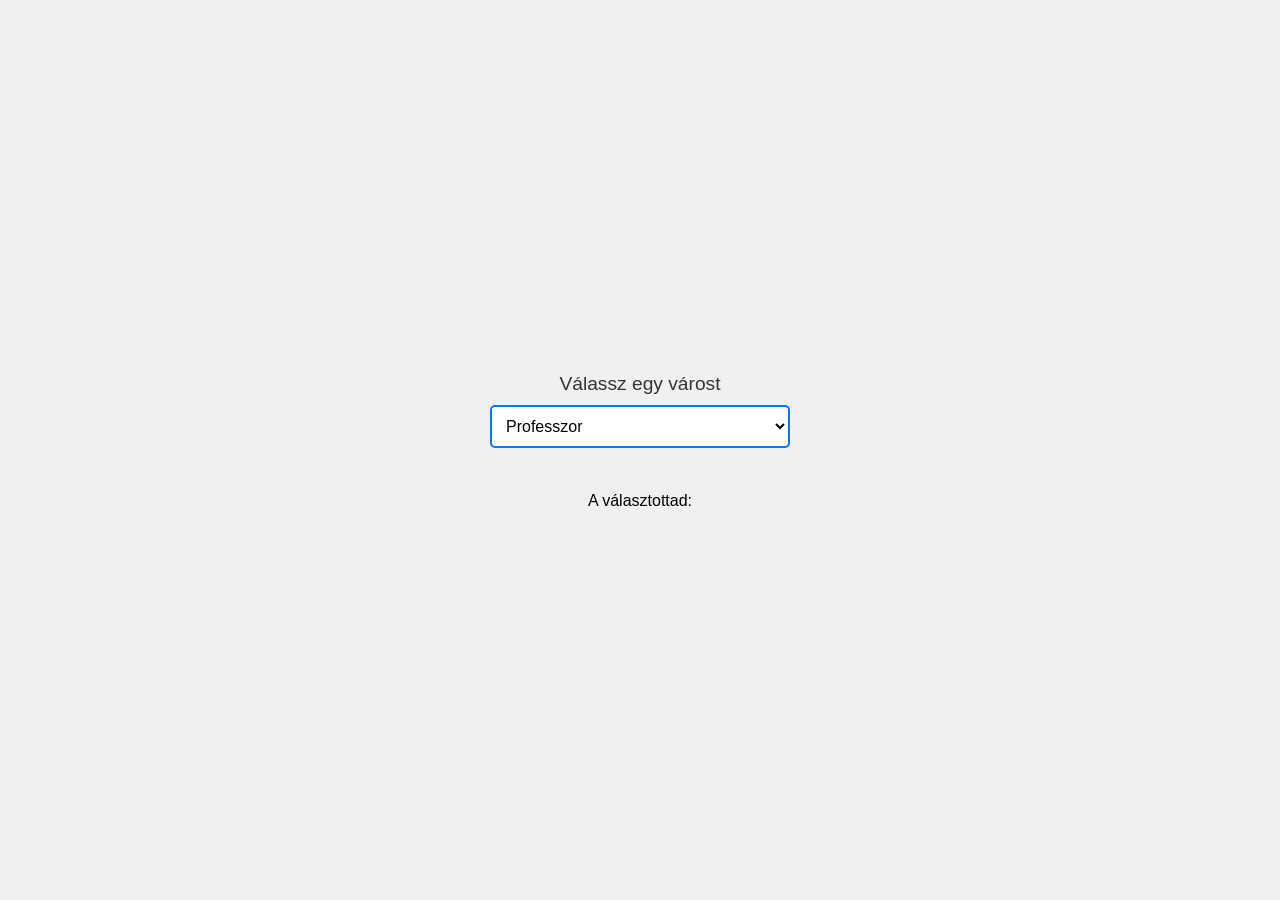
<file: 10_DOMContentLoad_event/index.html>
<!DOCTYPE html>
<html lang="hu">

<head>
    <meta charset="UTF-8">
    <meta name="viewport" content="width=device-width, initial-scale=1.0">
    <title>DOM Content Load</title>
    <link rel="stylesheet" href="style.css">
    <link rel="shortcut icon" href="./img/icon.svg" type="image/x-icon">
</head>

<body>
    <div class="container">
        <label for="city">Válassz egy várost</label>
        <select id="city" name="city">
            <!-- Az opciókat JavaScript segítségével töltjük be -->
        </select>
    </div>

    <div id="finish">
        <p>
            A választottad:
            <span id="demo"></span>
        </p>

        <div id="image">

        </div>
    </div>

    <script src="script.js"></script>
</body>

</html>
</file>
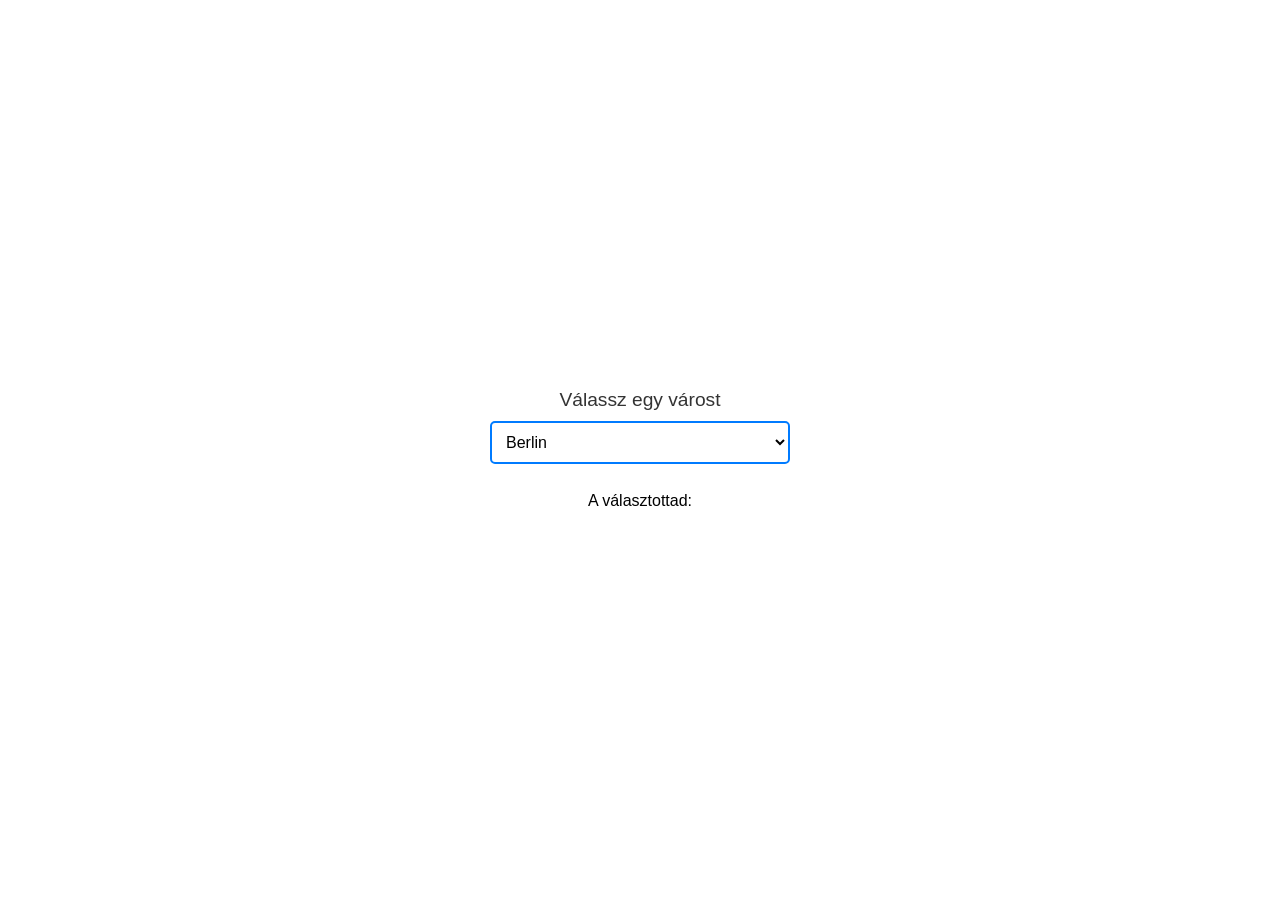
<file: 10_DOMContentLoad_event_teljesen_dinamikus/index.html>
<!DOCTYPE html>
<html lang="hu">

<head>
    <meta charset="UTF-8">
    <meta name="viewport" content="width=device-width, initial-scale=1.0">
    <title>Change Event</title>
    <link rel="stylesheet" href="style.css">
    <link rel="shortcut icon" href="./img/icon.svg" type="image/x-icon">
</head>

<body>
    <script src="script.js"></script>
</body>

</html>
</file>
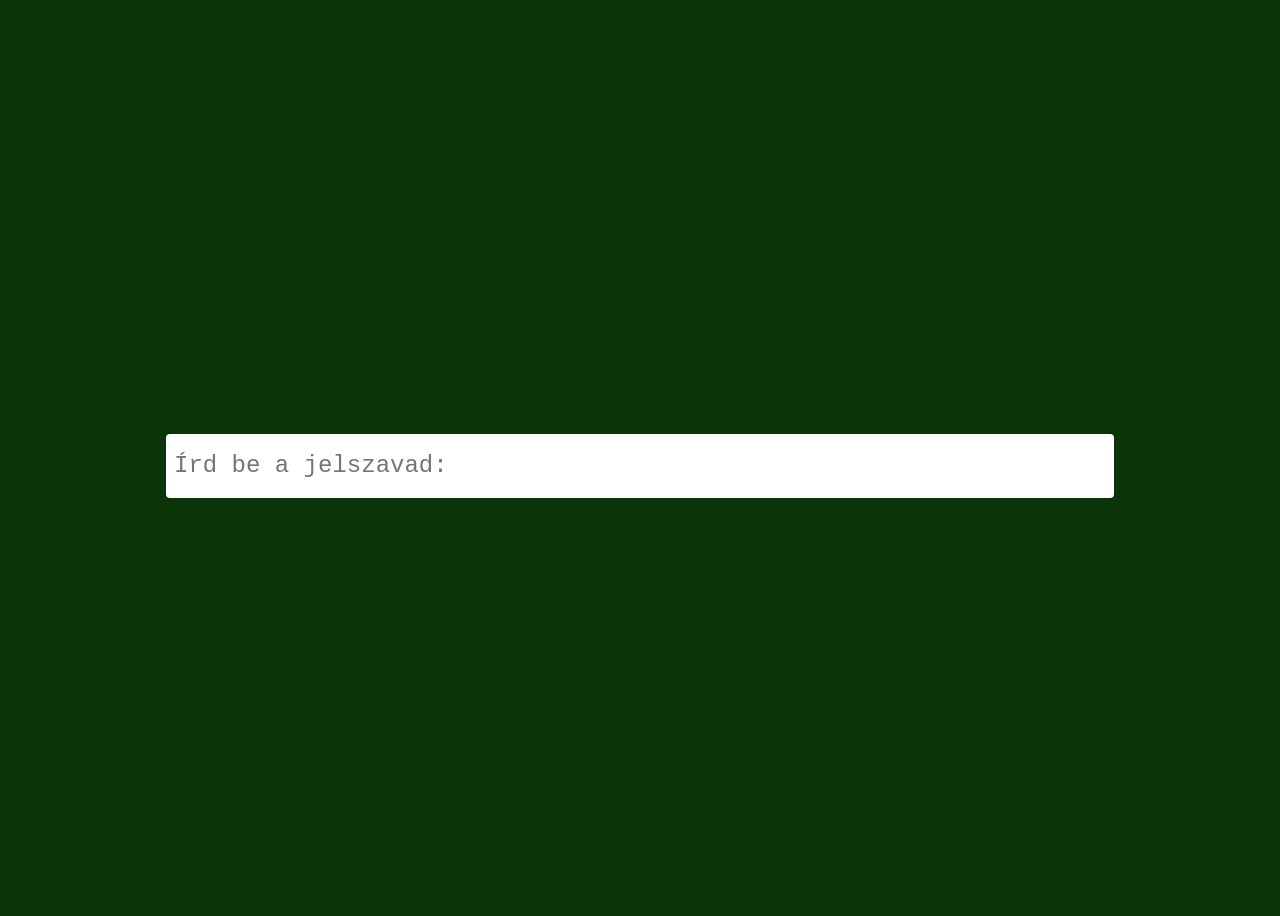
<file: 11_keypress_event/index.html>
<!DOCTYPE html>
<html lang="hu">
<head>
    <meta charset="UTF-8">
    <meta name="viewport" content="width=device-width, initial-scale=1.0">
    <title>Keypress - Keydown - Keyup event</title>
    <link rel="stylesheet" href="style.css">
</head>
<body>
    <div class="container">
        <span id="demo"></span>

        <textarea name="area" id="area" placeholder="Írd be a jelszavad:"></textarea>
    </div>

    <script src="script.js"></script>
</body>
</html>
</file>
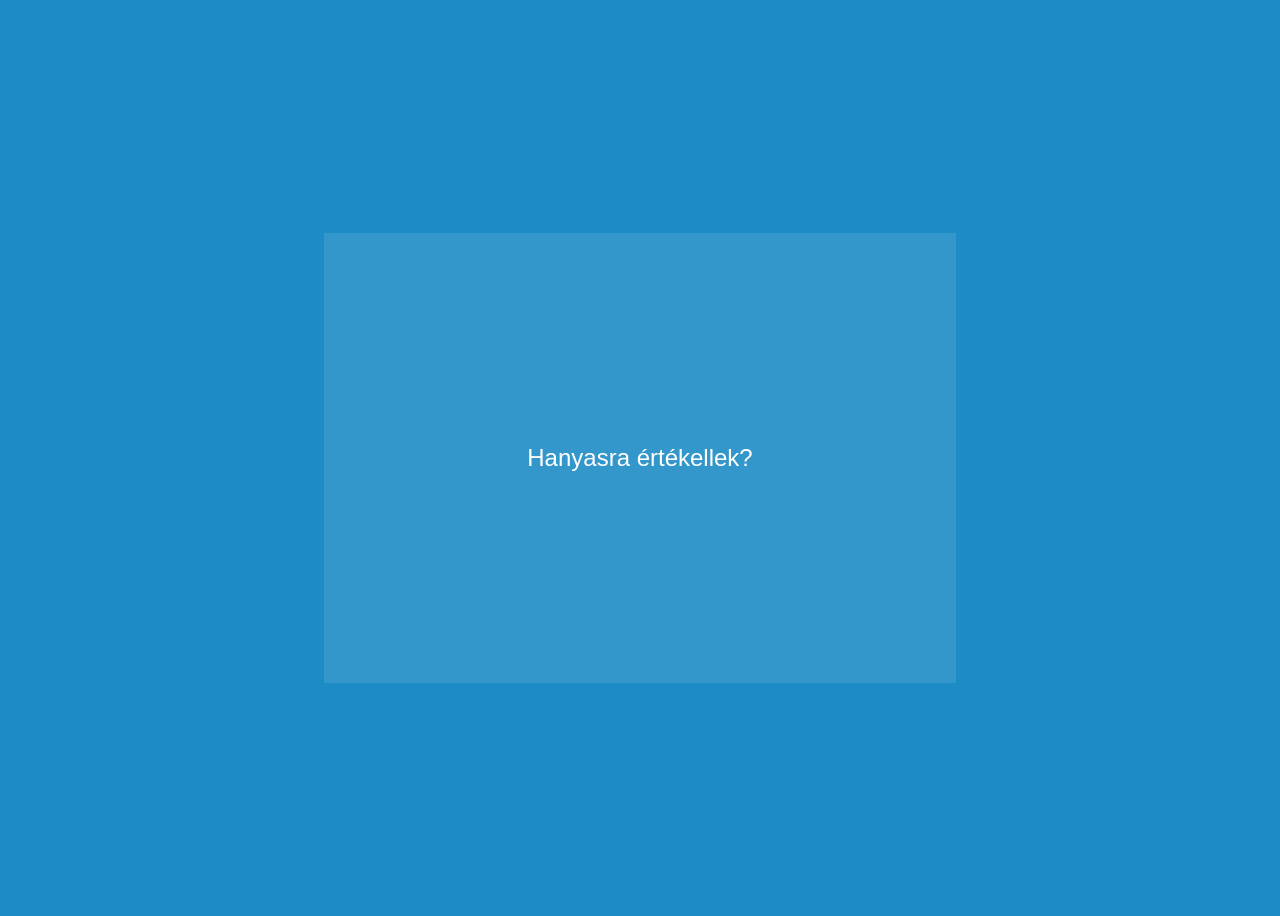
<file: 12_mouseover_event/index.html>
<!DOCTYPE html>
<html lang="hu">
<head>
    <meta charset="UTF-8">
    <meta name="viewport" content="width=device-width, initial-scale=1.0">
    <title>Mouseover - Mouseout event</title>
    <link rel="stylesheet" href="style.css">
</head>
<body>
    <div id="demo">
        <p>Hanyasra értékellek?</p>
    </div>

    <script src="script.js"></script>
</body>
</html>
</file>
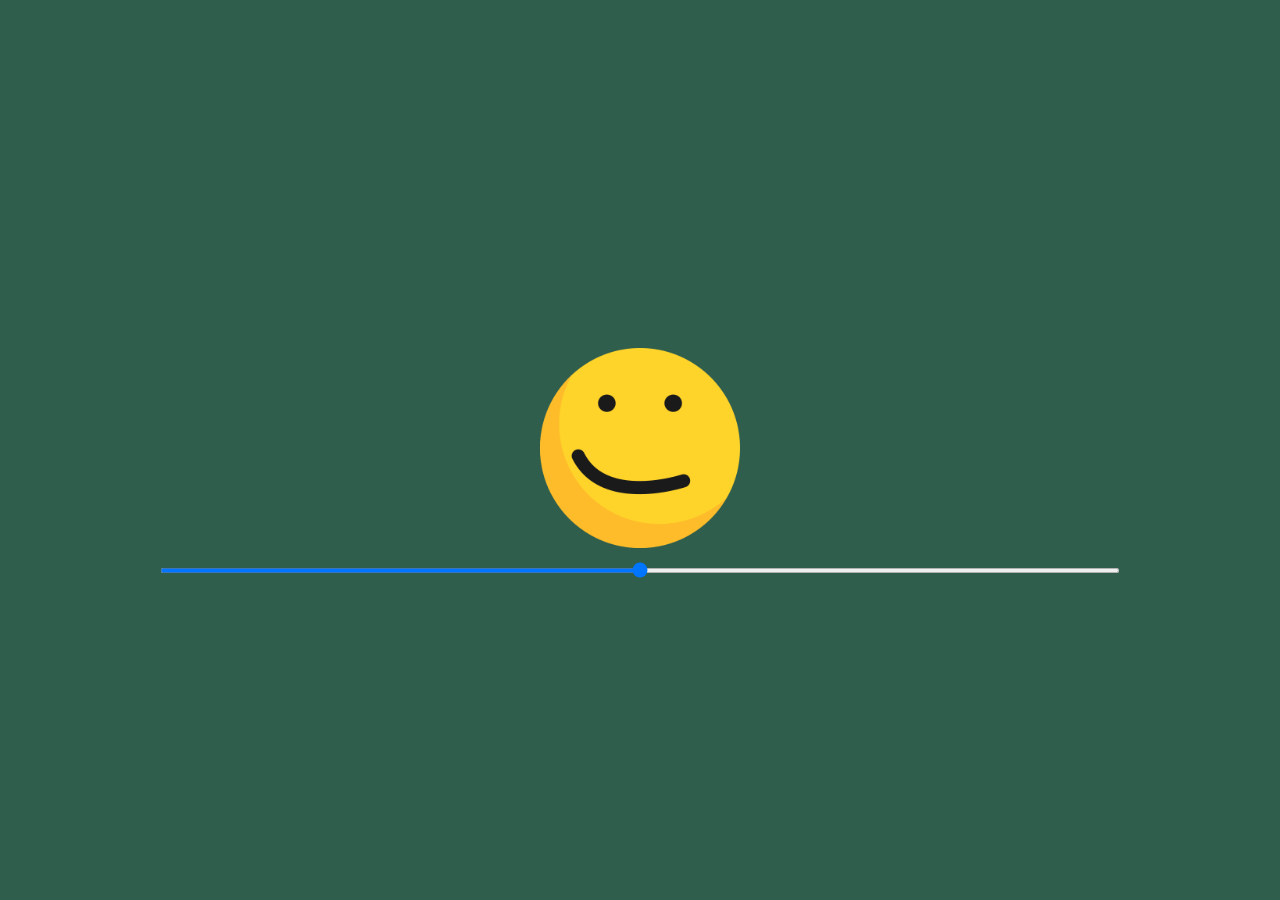
<file: 13_hangulat/index.html>
<!DOCTYPE html>
<html lang="hu">
<head>
    <meta charset="UTF-8">
    <meta name="viewport" content="width=device-width, initial-scale=1.0">
    <title>Hangulat</title>
    <link rel="stylesheet" href="style.css">
    <link rel="shortcut icon" href="./img/face.ico" type="image/x-icon">
</head>
<body>
    <div class="container">
        <img src="" alt="Hangulat kép" id="moodImage">
        <input type="range" id="moodSlider" class="mood-slider" min="0" max="6" step="1">
    </div>

    <script src="script.js"></script>
</body>
</html>
</file>
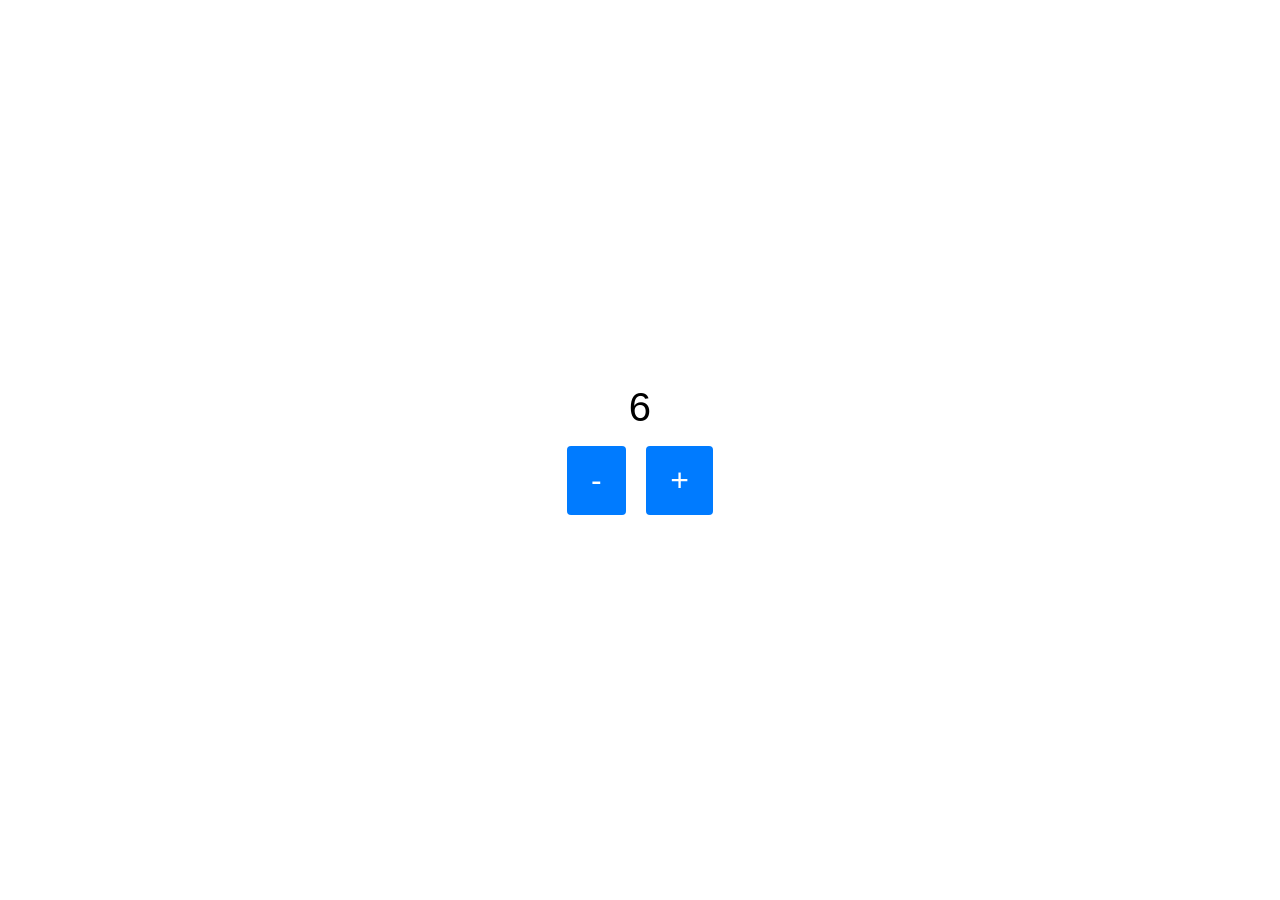
<file: 14_sutikezeles/index.html>
<!DOCTYPE html>
<html lang="hu">
<head>
    <meta charset="UTF-8">
    <meta name="viewport" content="width=device-width, initial-scale=1.0">
    <title>Sütikezelés</title>
    <link rel="stylesheet" href="style.css">
    <link rel="shortcut icon" href="minta.png" type="image/x-icon">
</head>
<body>
    <div class="container">
        <div id="szam">6</div>

        <div>
            <button id="minusz">-</button>
            <button id="plusz">+</button>
        </div>
    </div>
    <script src="script.js"></script>
</body>
</html>
</file>
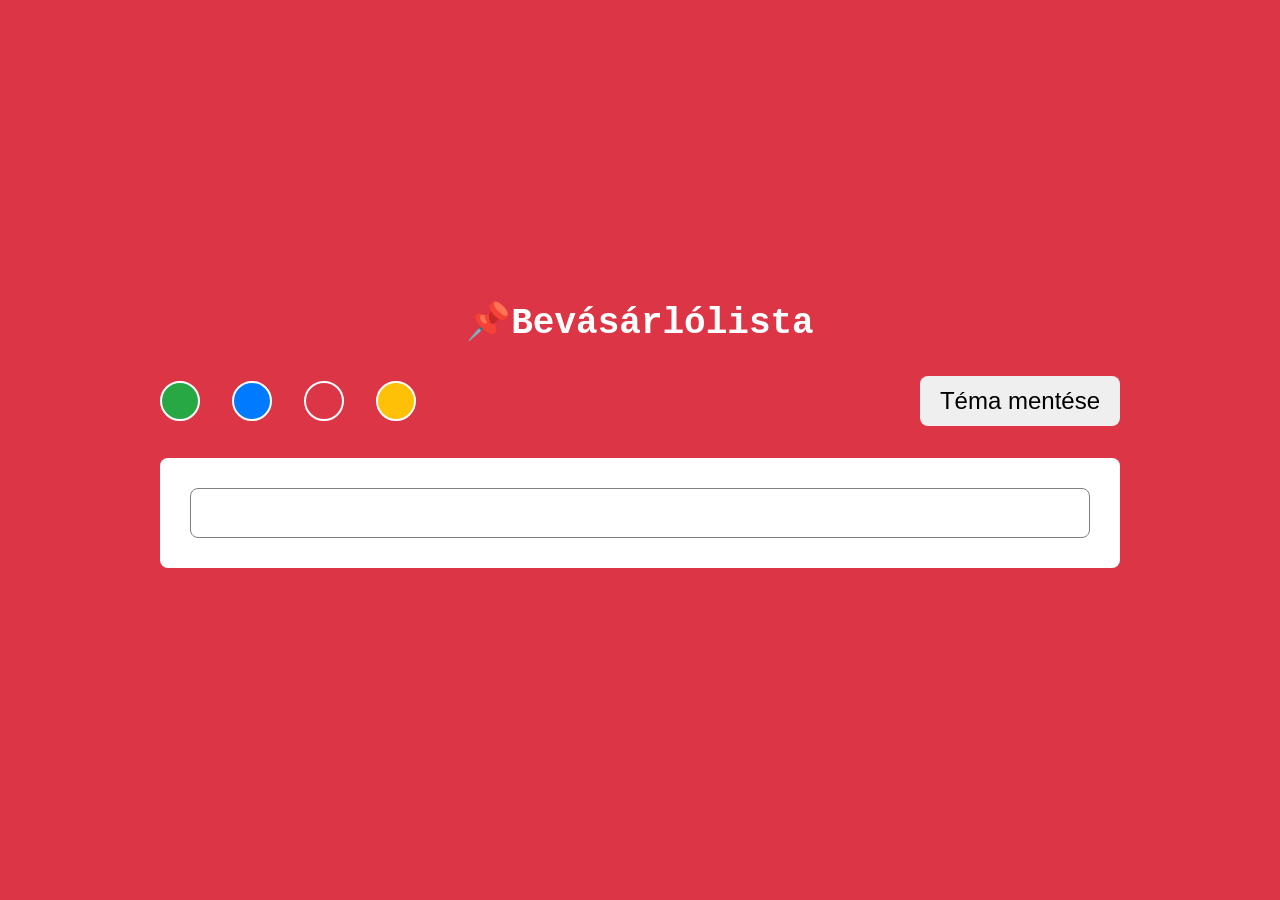
<file: 15_tema_mentese_cookieba/index.html>
<!DOCTYPE html>
<html lang="hu">
<head>
    <meta charset="UTF-8">
    <meta name="viewport" content="width=device-width, initial-scale=1.0">
    <title>Bevásárló lista</title>
    <link rel="stylesheet" href="style.css">
    <link rel="shortcut icon" href="notepad.ico" type="image/x-icon">
</head>
<body>
    <div class="container">
        <div class="focim">
            <h2>📌Bevásárlólista</h2>
        </div>
        <div class="tema">
            <div class="szinek">
                <div id="zold"></div>
                <div id="kek"></div>
                <div id="piros"></div>
                <div id="sarga"></div>
            </div>
            <div class="gomb">
                <button id="gomb">Téma mentése</button>
            </div>
        </div>
        <div class="todo">
            <input type="text" id="szoveg">
        </div>
        <div id="dolgok" class="gorget">
           
        </div>
    </div>

    <script src="script.js"></script>
</body>
</html>
</file>
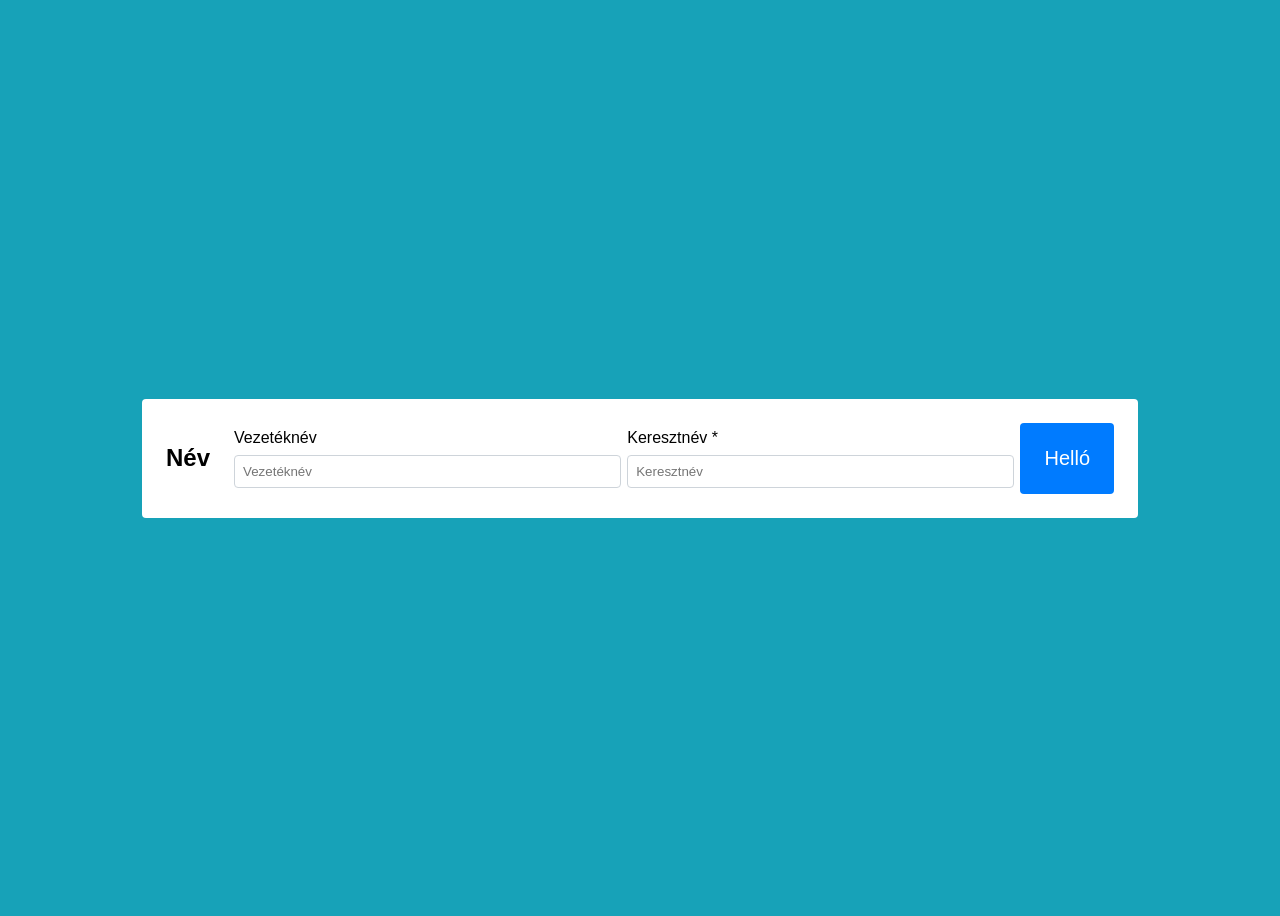
<file: 2_udvozlo/index.html>
<!DOCTYPE html>
<html lang="hu">

<head>
    <meta charset="UTF-8">
    <meta name="viewport" content="width=device-width, initial-scale=1.0">
    <title>Üdvözlő App</title>
    <link rel="shortcut icon" href="hand.ico" type="image/x-icon">
    <link rel="stylesheet" href="style.css">
</head>

<body>
    <div class="container">
        <h2>Név</h2>

        <div class="input-group">
            <label for="vez">Vezetéknév</label>
            <input type="text" id="vez" placeholder="Vezetéknév">
        </div>

        <div class="input-group">
            <label for="ker">Keresztnév *</label>
            <input type="text" id="ker" placeholder="Keresztnév">
        </div>

        <button type="button" id="hello">Helló</button>
    </div>

    <script src="script.js"></script>
</body>

</html>
</file>
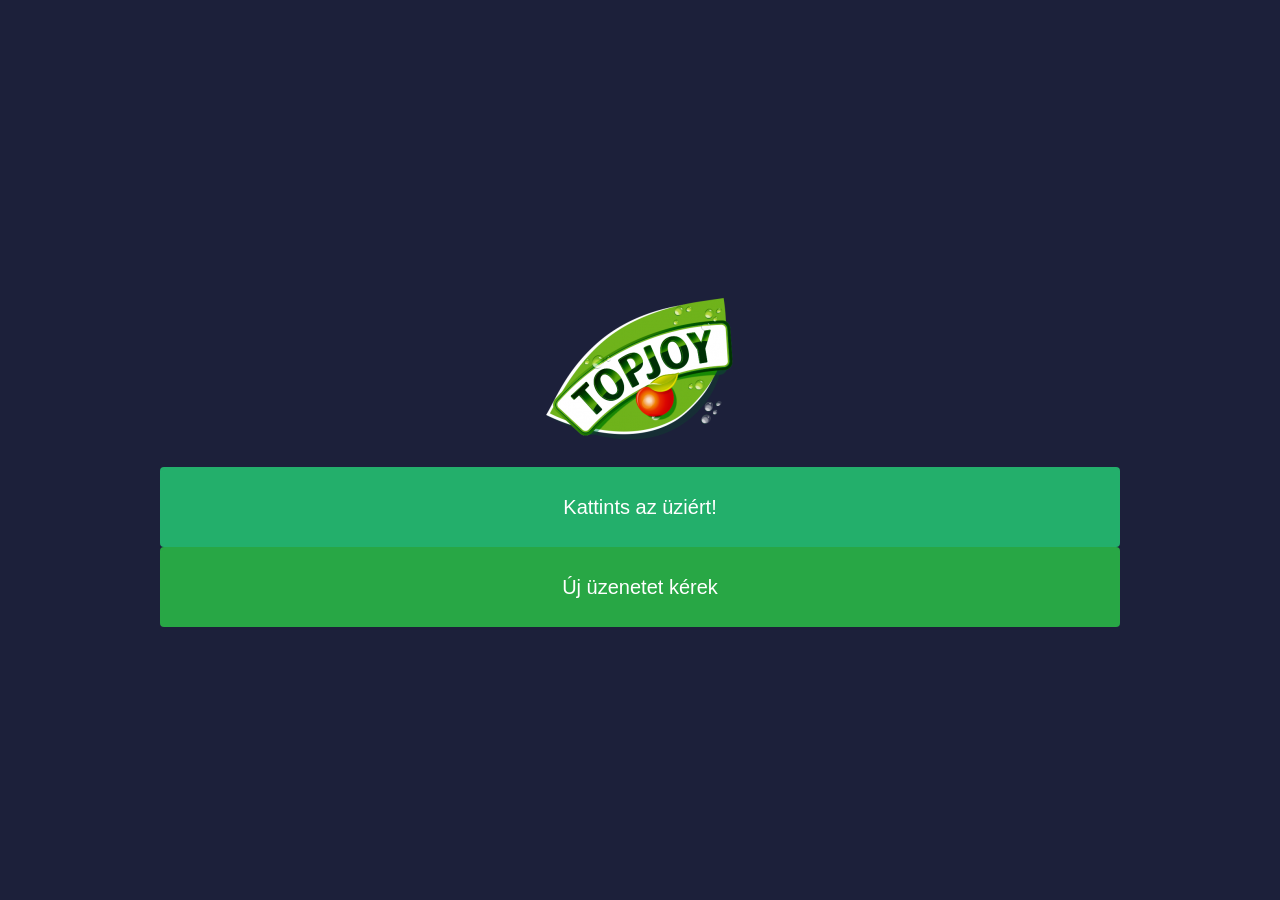
<file: 3_topjoy/index.html>
<!DOCTYPE html>
<html lang="hu">

<head>
    <meta charset="UTF-8">
    <meta name="viewport" content="width=device-width, initial-scale=1.0">
    <title>Topjoy</title>
    <link rel="stylesheet" href="style.css">
    <link rel="shortcut icon" href="./topjoy.ico" type="image/x-icon">
</head>

<body>
    <div class="container">
        <div class="image-container">
            <img src="./topjoy.png" alt="Topjoy" title="Topjoy" class="img-fluid">
        </div>

        <div id="messageBox" class="message-box">
            Kattints az üziért!
        </div>

        <button type="button" id="messageButton" class="custom-button">Új üzenetet kérek</button>
    </div>

    <script src="script.js"></script>
</body>

</html>
</file>
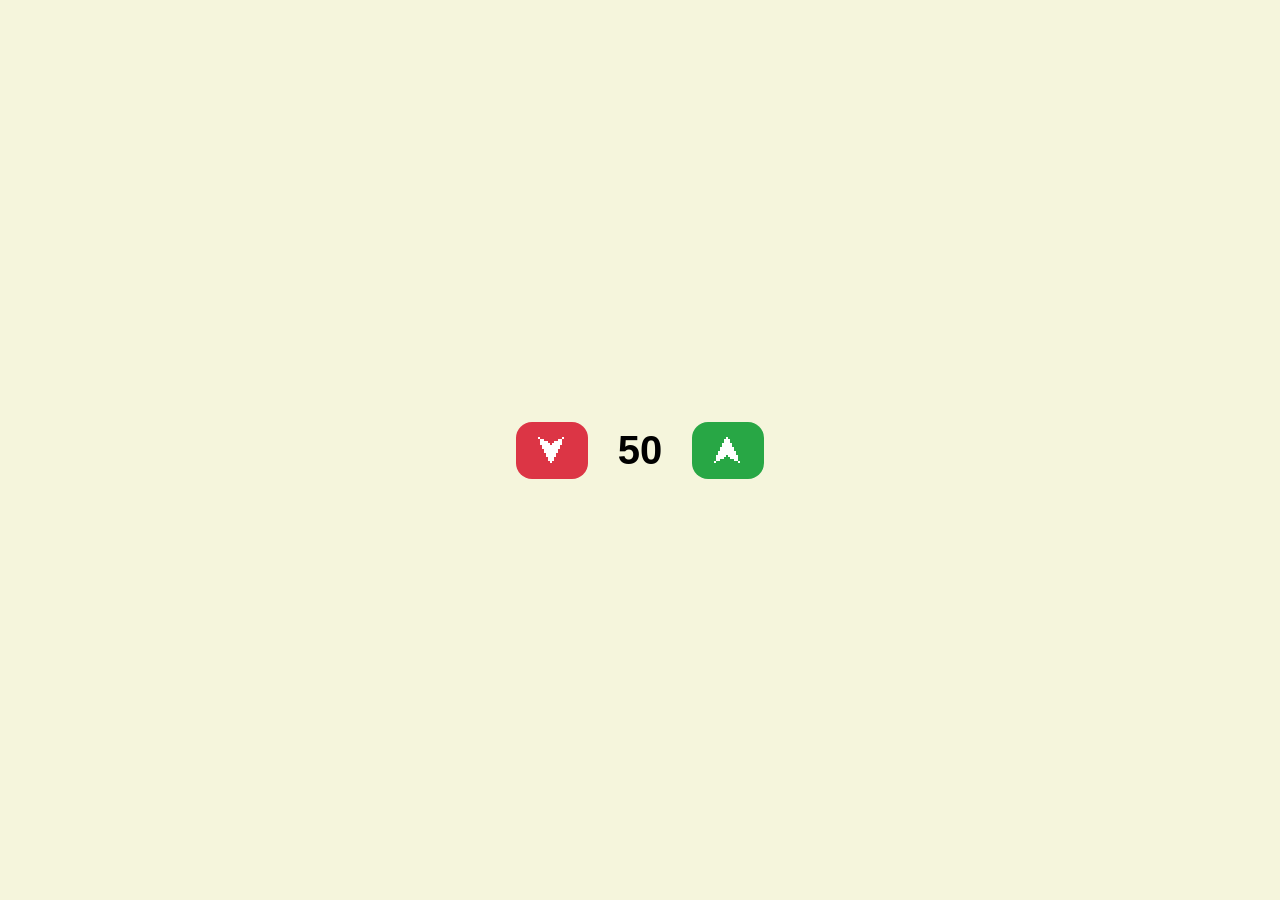
<file: 4_szamlalo/index.html>
<!DOCTYPE html>
<html lang="hu">
<head>
    <meta charset="UTF-8">
    <meta name="viewport" content="width=device-width, initial-scale=1.0">
    <title>Számláló</title>
    <link rel="stylesheet" href="style.css">
    <link rel="shortcut icon" href="./Minta/minta.png" type="image/x-icon">
</head>
<body>
    <div class="container">
        <button type="button" id="decreaseBtn" class="button red">⮟</button>
        <span id="counter" class="counter">50</span>
        <button type="button" id="incraseBtn" class="button green">⮝</button>
    </div>

    <script src="script.js"></script>
</body>
</html>
</file>
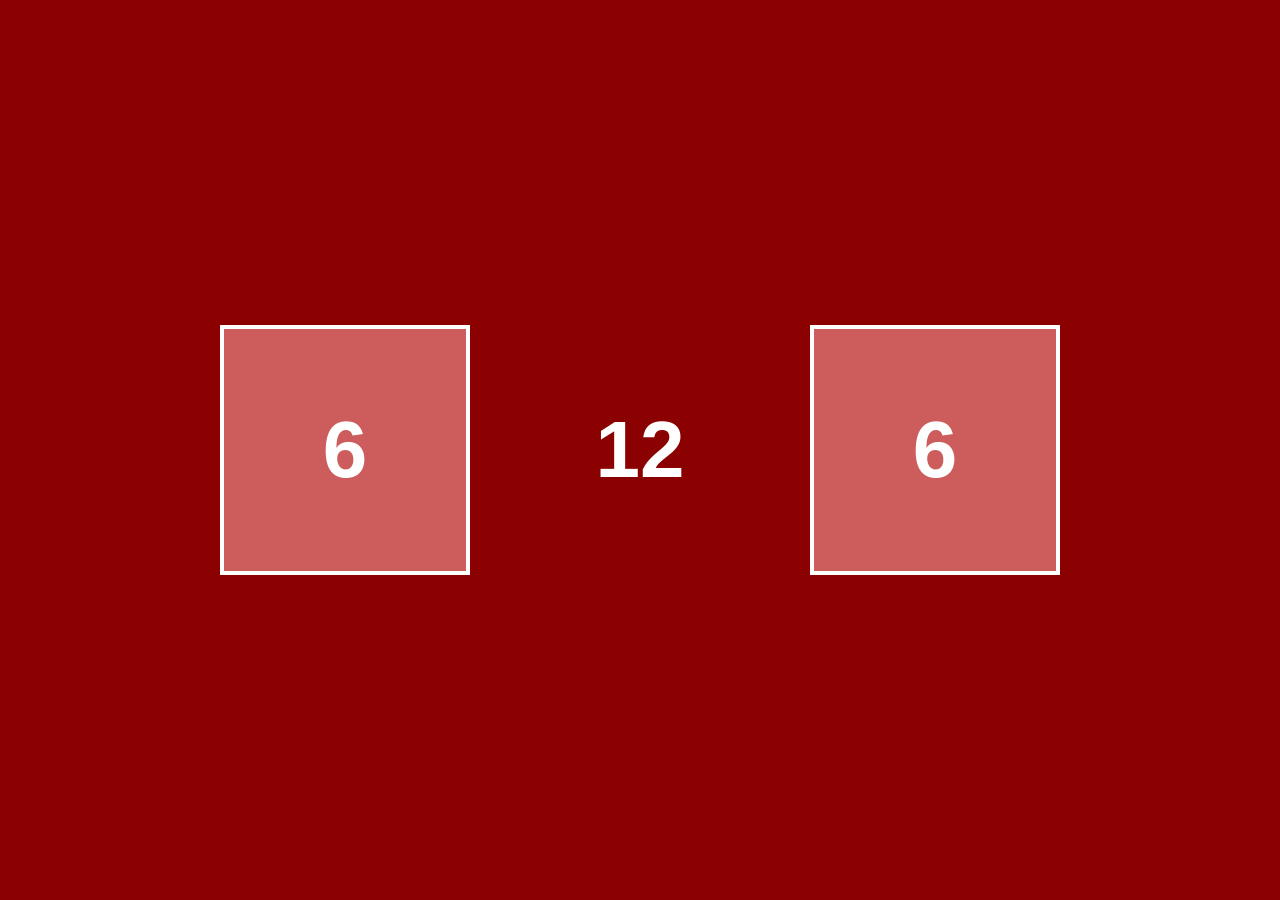
<file: 5_dobokockak/index.html>
<!DOCTYPE html>
<html lang="hu">
<head>
    <meta charset="UTF-8">
    <meta name="viewport" content="width=device-width, initial-scale=1.0">
    <title>Dobókockák</title>
    <link rel="stylesheet" href="./style.css">
    <link rel="shortcut icon" href="./dice.ico" type="image/x-icon">
</head>
<body>
    <div class="container">
        <div id="dice1" class="dice">6</div>
        <div id="total" class="total">12</div>
        <div id="dice2" class="dice">6</div>
    </div>

    <script src="./script.js"></script>
</body>
</html>
</file>
<file: 10_DOMContentLoad_event/style.css>
body {
    font-family: Arial, sans-serif;
    display: flex;
    justify-content: center;
    align-items: center;
    height: 100vh;
    background-color: #f0f0f0;
    margin: 0;
    flex-direction: column;
    /* Hogy a tartalom függőlegesen igazodjon */
}

.container {
    margin-bottom: 20px;
    text-align: center;
    width: 75%;
}

label {
    font-size: 1.2rem;
    margin-bottom: 10px;
    display: block;
    color: #333;
}

select {
    padding: 10px;
    font-size: 1rem;
    border-radius: 5px;
    border: 2px solid #007BFF;
    background-color: #fff;
    cursor: pointer;
    width: 100%;
    max-width: 300px;
    display: block;
    margin: 0 auto;
}

#finish {
    text-align: center;
    max-width: 800px;
    width: 100%;
    margin: 0 auto;
}

#demo {
    font-size: 1.5rem;
    color: #007BFF;
    font-weight: bold;
    margin-top: 20px;
}

#image img {
    margin-top: 20px;
    max-width: 50%;
    /* A kép nem tölti ki a teljes képernyőt */
    height: auto;
    border-radius: 10px;
}

/* Reszponzív stílusok */
@media (max-width: 768px) {
    select {
        max-width: 100%;
    }

    #image img {
        max-width: 80%;
        /* Mobil eszközökön kisebb legyen a kép */
    }
}

@media (max-width: 480px) {
    #demo {
        font-size: 1.2rem;
    }

    #image img {
        max-width: 90%;
    }
}
</file>
<file: 10_DOMContentLoad_event_teljesen_dinamikus/style.css>
* {
    margin: 0;
    padding: 0;
    box-sizing: border-box;
}

body {
    font-family: Arial, Helvetica, sans-serif;
    display: flex;
    align-items: center;
    justify-content: center;
    height: 100vh;
    flex-direction: column;
}

.container {
    margin-bottom: 20px;
    text-align: center;
    width: 75%;
}

label {
    font-size: 1.2rem;
    margin-bottom: 10px;
    display: block;
    color: #333333;
}

select {
    padding: 10px;
    font-size: 1rem;
    border-radius: 5px;
    border: 2px solid #007BFF;
    background-color: #FFFFFF;
    cursor: pointer;
    width: 100%;
    max-width: 300px;
    display: block;
    margin: 0 auto;
}

#finish {
    text-align: center;
    max-width: 800px;
    width: 100%;
    margin: 0 auto;
}

#demo {
    font-size: 1.5rem;
    color: #007BFF;
    font-weight: bold;
    margin-top: 20px;
}

#image img {
    margin-top: 20px;
    max-width: 50%;
    height: auto;
    border-radius: 10px;
}

@media (max-width: 768px) {
    select {
        max-width: 100%;
    }

    #image img {
        max-width: 80%;
    }
}

@media (max-width: 480px) {
    #demo {
        font-size: 1.2rem;
    }

    #image img {
        max-width: 90%;
    }
}
</file>
<file: 11_keypress_event/style.css>
body {
    background-color: #0B3508;
    color: #EBA119;
    display: flex;
    justify-content: center;
    align-items: center;
    height: 100vh;
    font-size: 1.5rem;
}

.container {
    width: 75%;
    display: flex;
    flex-direction: column;
    padding: 2rem;
}

textarea {
    border-radius: 0.25rem;
    border: none;
    height: 3rem;
    line-height: 3rem;
    padding: 0.5rem;
    margin-top: 1rem;
    resize: none;
    font-size: 1.5rem;
}
</file>
<file: 12_mouseover_event/style.css>
body {
    font-family: Arial, Helvetica, sans-serif;
    background-color: #1D8BC5;
    color: white;
    font-size: 1.5rem;
    display: flex;
    justify-content: center;
    align-items: center;
    height: 100vh;
    user-select: none;
}

#demo {
    display: flex;
    align-items: center;
    justify-content: center;
    cursor: pointer;
    /*border: 1px solid pink;*/
    width: 50%;
    height: 50%;
    padding: 1rem;
    background-color: rgb(255, 255, 255, 0.1); /* hogy jobban lássuk a területet */
    overflow: hidden;
    box-sizing: border-box;
}

img {
    max-width: 100%;
    max-height: 100%;
    object-fit: contain;
    /* A kép méretének igazítása a területhez */
    border-radius: 10px;
    border: 1px solid black;
}
</file>
<file: 13_hangulat/style.css>
* {
    margin: 0;
    padding: 0;
    box-sizing: border-box;
}

body {
    background-color: #2F5E4D;
    font-family: Arial, Helvetica, sans-serif;
    display: flex;
    align-items: center;
    justify-content: center;
    height: 100vh;
}

.container {
    width: 75%;
    display: flex;
    justify-content: center;
    align-items: center;
    flex-direction: column;
}

#moodImage {
    height: 200px;
    margin: 20px 0;
}

.mood-slider {
    width: 100%;
    height: 5px;
    background-color: #CCCCCC;
    color: white;
    border-radius: 5rem;
}

/* google chrome */
.mood-slider::-webkit-slider-thumb {
    width: 1.5rem;
    height: 1.5rem;
    border-radius: 50%;
    background-color: black;
    cursor: pointer;
}

/* firefox */
.mood-slider::-moz-range-thumb {
    width: 1.5rem;
    height: 1.5rem;
    border-radius: 50%;
    background-color: black;
    cursor: pointer;
}
</file>
<file: 14_sutikezeles/style.css>
* {
    margin: 0;
    padding: 0;
    box-sizing: border-box;
}

body {
    display: flex;
    justify-content: center;
    align-items: center;
    height: 100vh;
    font-family: Arial, Helvetica, sans-serif;
}

.container {
    display: flex;
    justify-content: center;
    align-items: center;
    flex-direction: column;
    gap: 1rem;
}

#szam {
    font-size: 2.5rem; /* 2.5rem = 40px */
    text-align: center;
}

button {
    background-color: #007BFF;
    color: white;
    padding: 1rem 1.5rem;
    font-size: 2rem; /* 1rem = 16px, 2rem = 32px */
    cursor: pointer;
    border-radius: 0.25rem; /* 0.25rem = 4px */
    margin: 0 0.5rem;
    border: none;
    transition: ease 0.5s; /* bármilyen átalakítás szépen fél másodperc alatt megy végbe */
}

button:hover {
    transform: scale(1.1); /* felnagyítja 10%-al a button-t */
}
</file>
<file: 15_tema_mentese_cookieba/style.css>
* {
    margin: 0;
    padding: 0;
    box-sizing: border-box;
}

body {
    display: flex;
    justify-content: center;
    align-items: center;
    height: 100vh;
    font-family: 'Courier New', Courier, monospace;
    font-size: 1.5rem;
    background-color: #DC3545;
}

.container {
    display: flex;
    justify-content: center;
    align-items: center;
    flex-direction: column;
    gap: 2rem;
    width: 75%;
}

.focim {
    text-align: center;
    color: white;
}

.tema {
    display: flex;
    justify-content: space-between;
    align-items: center;
    height: 100%;
    width: 100%;
}

.szinek {
    display: flex;
    justify-content: center;
    align-items: center;
    gap: 2rem;
}

#zold {
    background-color: #28A745;
    transition: ease 0.2s;
}

#kek {
    background-color: #007BFF;
    transition: ease 0.2s;
}

#piros {
    background-color: #DC3545;
    transition: ease 0.2s;
}

#sarga {
    background-color: #FFC107;
    transition: ease 0.2s;
}

#kek, #zold, #piros, #sarga {
    border-radius: 50%;
    width: 40px;
    height: 40px;
    cursor: pointer;
    border: 2px solid white;
}

#kek:hover, #zold:hover, #piros:hover, #sarga:hover {
    transform: scale(1.1);
}

#gomb {
    height: 50px;
    width: 200px;
    font-size: 1.5rem;
    border-radius: 0.5rem;
    border: none;
    cursor: pointer;
    transition: ease 0.2s;
}

#gomb:hover {
    transform: scale(1.05);
    background-color: silver;
}

.todo {
    display: flex;
    justify-content: center;
    align-items: center;
    width: 100%;
    padding: 30px;
    border-radius: 0.5rem;
    background-color: white;
}

#szoveg {
    height: 50px;
    width: 100%;
    border-radius: 0.5rem;
    border: 1px solid gray;
    font-size: 1.5rem;
    outline: none;
    text-indent: 0.5rem;
}

.gorget {
    display: flex;
    width: 100%;
    flex-direction: column;
    gap: 1rem;
    max-height: 60vh;
}

/* JS-ből előállított div-ek osztályai */
.lista {
    display: flex;
    width: 100%;
    background-color: white;
    border-radius: 0.5rem;
    padding: 10px;
    align-items: center;
    justify-content: space-between;
}

.title {
    font-size: 2rem;
}

.torles {
    background-color: #DC3545;
    color: white;
    font-size: 1.5rem;
    padding: 0.5rem;
    border-radius: 1rem;
    border: none;
    transition: ease 0.5s;
    cursor: pointer;
}

.torles:hover {
    transform: scale(1.05);
}

@media screen and (max-width: 640px) {
    .tema {
        flex-direction: column;
        gap: 1rem;
        justify-content: center;
    }

    .gomb {
        width: 100%;
        text-align: center;
    }
}
</file>
<file: 2_udvozlo/style.css>
body {
    background-color: #17A2B8;
    font-family: Arial, Helvetica, sans-serif;
    /* reszponzivitáshoz */
    display: flex;
    height: 100vh;
    justify-content: center; /* vízszintes igazítás */
    align-items: center; /* függőleges igazítás */
}

.container {
    width: 75%;
    background-color: white;
    border-radius: 0.25rem;
    padding: 1.5rem;
    display: flex;
    flex-direction: row;
    align-items: center;
}

h2 {
    margin-right: 1.5rem;
}

.input-group {
    margin-right: 1.5rem;
    flex-grow: 1;
}

label {
    display: block;
    margin-bottom: 0.5rem;
}

input {
    width: 100%;
    padding: 0.5rem;
    border: 1px solid #CED4DA;
    border-radius: 0.25rem;
}

button {
    background-color: #007BFF;
    color: white;
    font-size: 1.25rem;
    padding: 1.5rem;
    border-radius: 0.25rem;
    border: none;
    cursor: pointer;
}

button:hover {
    background-color: #0056B3;
}
</file>
<file: 3_topjoy/style.css>
body {
    background-color: #1C203A;
    font-family: Arial, Helvetica, sans-serif;
    margin: 0;
    /* reszponzivitáshoz */
    display: flex;
    height: 100vh;
    align-items: center;
    justify-content: center;
}

.container {
    width: 75%;
    display: flex;
    height: 100vh;
    align-items: center;
    justify-content: center;
    flex-direction: column;
}

.img-fluid {
    max-width: 100%;
    height: auto;
}

.message-box {
    background-color: #23AF6B;
    color: white;
    width: 100%;
    height: 80px;
    text-align: center;
    line-height: 80px;
    font-size: 1.25rem;
    border-radius: 0.25rem;
}

.custom-button {
    background-color: #28A745;
    color: white;
    text-align: center;
    border: none;
    border-radius: 0.25rem;
    font-size: 1.25rem;
    width: 100%;
    height: 80px;
    cursor: pointer;
}

.custom-button:hover {
    background-color: #218838;
}
</file>
<file: 4_szamlalo/style.css>
* {
    margin: 0;
    padding: 0;
    box-sizing: border-box;
}

body {
    font-family: Arial, Helvetica, sans-serif;
    background-color: beige;
}

.container {
    display: flex;
    height: 100vh;
    align-items: center;
    justify-content: center;
}

.button {
    font-size: 2rem;
    padding: 10px 20px;
    margin: 0 10px;
    border: none;
    cursor: pointer;
    border-radius: 1rem;
}

.red {
    background-color: #DC3545;
    color: white;
}

.red:hover {
    background-color: #BD0E1F;
}

.green {
    background-color: #28A745;
    color: white;
}

.green:hover {
    background-color: #067820;
}

.counter {
    font-size: 2.5rem;
    font-weight: bold;
    margin: 0 20px;
    user-select: none;
}
</file>
<file: 5_dobokockak/style.css>
* {
    margin: 0;
    padding: 0;
    box-sizing: border-box;
}

body {
    background-color: darkred;
    font-family: Arial, Helvetica, sans-serif;
    font-size: 5rem;
    color: white;
    font-weight: bold;
    display: flex;
    justify-content: center;
    align-items: center;
    height: 100vh;
}

.container {
    width: 75%;
    display: flex;
    align-items: center;
    justify-content: center;
}

.dice {
    height: 250px;
    width: 250px;
    background-color: indianred;
    text-align: center;
    display: flex;
    justify-content: center;
    align-items: center;
    user-select: none;
    cursor: pointer;
    border: 4px solid white;
    margin: 20px;
    padding: 20px;
}

.total {
    width: 300px;
    display: flex;
    justify-content: center;
    align-items: center;
    user-select: none;
}
</file>
